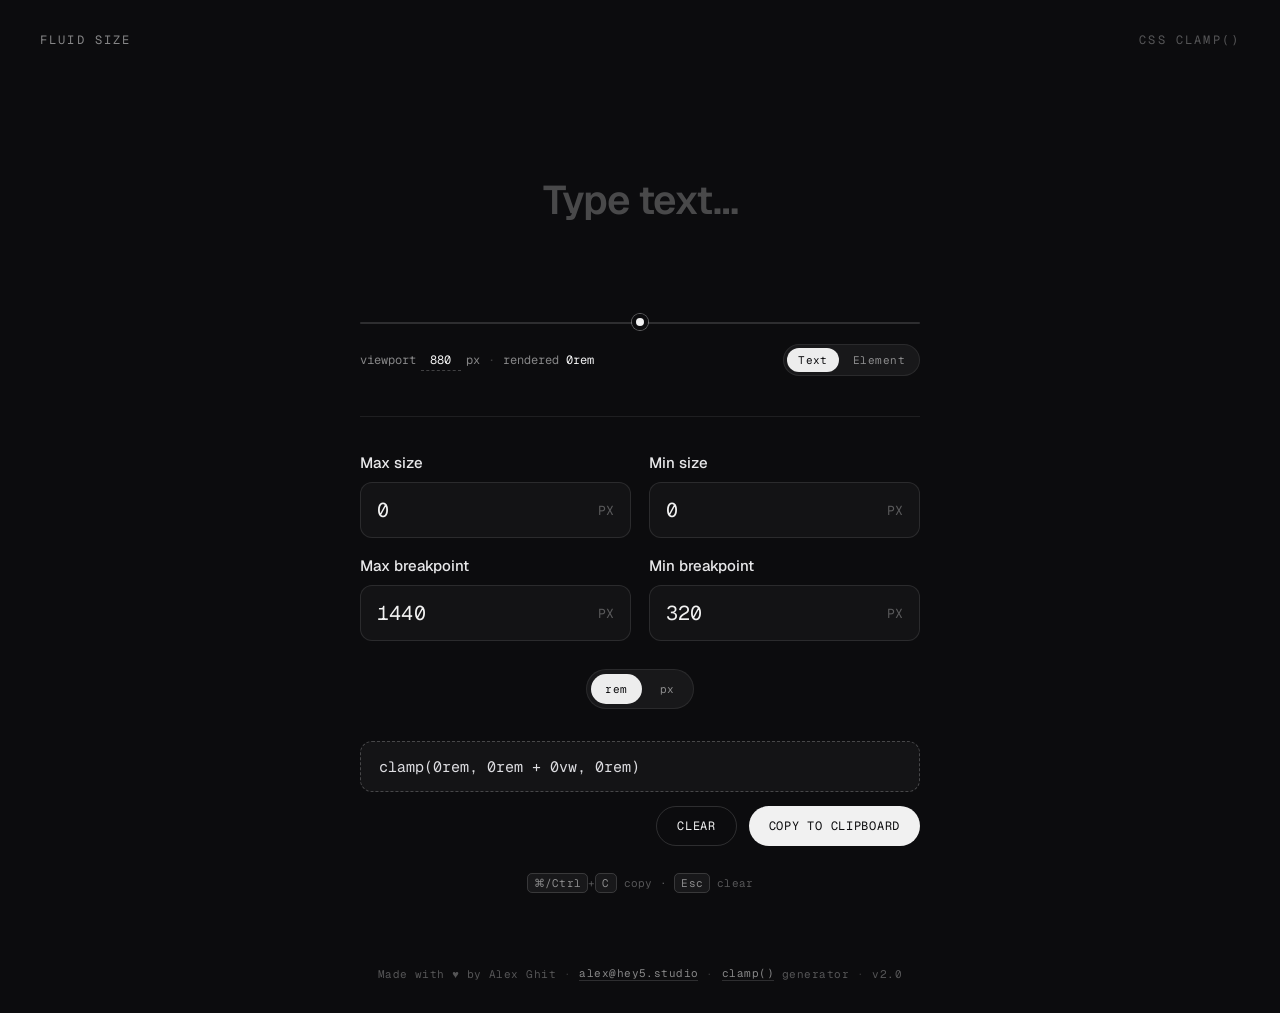
<file: index.html>
<!DOCTYPE html>
<html lang="en">
<head>
  <meta charset="utf-8">
  <meta name="viewport" content="width=device-width, initial-scale=1">
  <title>Fluid Size</title>
  <meta name="description" content="Generate fluid CSS clamp() values that scale any length between two viewports.">

  <meta property="og:title" content="Fluid Size — CSS clamp() generator">
  <meta property="og:description" content="Generate fluid CSS clamp() values that scale any length between two viewports.">
  <meta property="og:type" content="website">
  <meta name="twitter:card" content="summary">
  <meta name="theme-color" content="#0b0b0d">

  <link rel="icon" type="image/svg+xml" href="data:image/svg+xml,%3Csvg%20xmlns%3D%22http%3A%2F%2Fwww.w3.org%2F2000%2Fsvg%22%20viewBox%3D%220%200%20100%20100%22%3E%20%3Crect%20width%3D%22100%22%20height%3D%22100%22%20rx%3D%2222%22%20fill%3D%22%230b0b0d%22%2F%3E%20%3Cpath%20d%3D%22M22%2046%20C30%2062%2C%2040%2062%2C%2050%2052%20C60%2042%2C%2070%2042%2C%2078%2054%22%20fill%3D%22none%22%20stroke%3D%22%23f4f4f6%22%20stroke-width%3D%229%22%20stroke-linecap%3D%22round%22%2F%3E%20%3C%2Fsvg%3E">

  <link rel="preconnect" href="https://fonts.googleapis.com">
  <link rel="preconnect" href="https://fonts.gstatic.com" crossorigin>
  <link href="https://fonts.googleapis.com/css2?family=Geist:wght@400;500;600&family=Geist+Mono:wght@400;500&display=swap" rel="stylesheet">

  <style>
:root{
  /* surfaces */
  --bg:#0c0c0e;
  --surface:#141416;
  --surface-2:#1c1c1f;
  --line:rgba(255,255,255,.08);
  --line-strong:rgba(255,255,255,.14);
  --field-bg:#131315;

  /* ink */
  --ink:rgba(255,255,255,.94);
  --muted:rgba(255,255,255,.5);
  --faint:rgba(255,255,255,.3);
  --accent:rgba(255,255,255,.30);

  /* type */
  --sans:'Geist',-apple-system,BlinkMacSystemFont,sans-serif;
  --mono:'Geist Mono',ui-monospace,monospace;
  --serif:'Instrument Serif',Georgia,serif;

  /* motion */
  --ease:cubic-bezier(.22,1,.36,1);
  --t:200ms;

  --radius:14px;
}

*,*::before,*::after{margin:0;padding:0;box-sizing:border-box}
html{height:100%;-webkit-text-size-adjust:100%;text-size-adjust:100%}
body{
  min-height:100vh;
  min-height:100svh;
  background:var(--bg);
  color:var(--ink);
  font-family:var(--sans);
  -webkit-font-smoothing:antialiased;
  -webkit-tap-highlight-color:transparent;
}
::selection{background:var(--accent);color:var(--bg)}
button{touch-action:manipulation;-webkit-tap-highlight-color:transparent}

/* ---------- topbar ---------- */
.topbar{
  display:flex;
  justify-content:space-between;
  align-items:center;
  padding:32px 40px;
  font-family:var(--mono);
  font-size:12px;
  letter-spacing:.18em;
  text-transform:uppercase;
  color:var(--muted);
}
.wordmark{
  font:inherit;
  letter-spacing:inherit;
  text-transform:inherit;
  color:var(--muted);
  background:none;
  border:none;
  padding:0;
  cursor:pointer;
  transition:color var(--t);
}
.wordmark:hover{color:rgba(255,255,255,.85)}
.topbar-tag{color:var(--faint)}

/* ---------- primary button (white pill) ---------- */
.btn-primary{
  cursor:pointer;
  font-family:var(--mono);
  font-size:12px;
  letter-spacing:.06em;
  text-transform:uppercase;
  color:var(--bg);
  background:rgba(255,255,255,.94);
  border:none;
  border-radius:999px;
  padding:11px 20px;
  transition:opacity var(--t),transform 140ms var(--ease),background 140ms;
}
.btn-primary:hover{opacity:.85}
.btn-primary:active{transition:none;transform:scale(.94)}
.btn-primary:disabled{opacity:.35;pointer-events:none}

/* ---------- secondary button (outline pill) ---------- */
.btn-ghost{
  cursor:pointer;
  font-family:var(--mono);
  font-size:12px;
  letter-spacing:.06em;
  text-transform:uppercase;
  color:var(--ink);
  background:transparent;
  border:1px solid var(--line-strong);
  border-radius:999px;
  padding:11px 20px;
  transition:border-color var(--t),background var(--t),transform 140ms var(--ease);
}
.btn-ghost:hover{border-color:rgba(255,255,255,.4)}
.btn-ghost:active{transition:none;transform:scale(.94)}
.btn-ghost:disabled{opacity:.35;pointer-events:none}

/* ---------- segmented toggle ---------- */
.segs{
  display:inline-flex;
  gap:4px;
  background:rgba(255,255,255,.05);
  border:1px solid var(--line);
  border-radius:999px;
  padding:4px;
}
.segs button{
  cursor:pointer;
  font-family:var(--mono);
  font-size:11px;
  letter-spacing:.04em;
  white-space:nowrap;
  border:none;
  border-radius:999px;
  padding:8px 14px;
  background:transparent;
  color:var(--muted);
  transition:background 220ms,color 220ms,transform 140ms var(--ease);
}
.segs button:hover{color:rgba(255,255,255,.85)}
.segs button:active{transition:none;transform:scale(.94)}
.segs button[aria-pressed="true"]{background:rgba(255,255,255,.92);color:var(--bg)}

/* ---------- hint / kbd ---------- */
.hint{
  font-family:var(--mono);
  font-size:11px;
  letter-spacing:.06em;
  color:var(--faint);
}
.hint kbd{
  font-family:var(--mono);
  font-size:inherit;
  padding:2px 6px;
  border-radius:5px;
  border:1px solid var(--line-strong);
  background:rgba(255,255,255,.05);
  color:var(--muted);
}

/* ---------- footer ---------- */
.footer{
  flex-shrink:0;
  display:flex;
  flex-wrap:wrap;
  justify-content:center;
  align-items:center;
  gap:8px;
  padding:28px 24px 32px;
  font-family:var(--mono);
  font-size:11px;
  letter-spacing:.04em;
  color:var(--faint);
  text-align:center;
}
.footer a{
  color:var(--muted);
  text-decoration:none;
  border-bottom:1px solid var(--line-strong);
  transition:color var(--t),border-color var(--t);
}
.footer a:hover{color:rgba(255,255,255,.85);border-bottom-color:rgba(255,255,255,.4)}
.footer .dot{opacity:.5}

/* ---------- focus ---------- */
.btn-primary:focus-visible,
.btn-ghost:focus-visible,
.segs button:focus-visible,
.footer a:focus-visible{
  outline:2px solid var(--accent);
  outline-offset:2px;
}

@media (max-width:600px){
  .topbar{padding:24px 20px;font-size:11px}
  .footer{flex-direction:column;gap:14px;padding:24px 20px 30px;line-height:1.5}
  .footer .dot{display:none}
}

@media (prefers-reduced-motion:reduce){
  *{animation:none !important;transition-duration:.01ms !important}
}

.app{min-height:100vh;width:100%;display:flex;flex-direction:column}

/* Stage */
.stage{
  flex:1;
  display:flex;
  flex-direction:column;
  align-items:center;
  padding:12px 24px 48px;
}
.panel{width:100%;max-width:560px;display:flex;flex-direction:column}

/* Preview */
.segmented--sm{padding:3px;gap:3px}
.segmented--sm button{font-size:11px;padding:5px 11px}

.preview-stage{
  height:190px;
  margin-top:8px;
  display:flex;
  align-items:center;
  justify-content:center;
  overflow:hidden;
  position:relative;
}
.preview-stage.is-capped::after{
  content:"preview scaled to fit";
  position:absolute;
  bottom:6px;
  right:8px;
  font-family:var(--mono);
  font-size:10px;
  letter-spacing:.04em;
  color:var(--faint);
  pointer-events:none;
}
.preview-text{
  font-weight:600;
  color:var(--ink);
  line-height:.95;
  letter-spacing:-.02em;
  font-size:56px;
  outline:none;
  cursor:text;
  caret-color:rgba(255,255,255,.6);
  border-radius:10px;
  padding:0 6px;
  max-width:100%;
  white-space:nowrap;
  text-align:center;
}
.preview-text.is-placeholder-size{color:var(--faint)}
.preview-element.is-placeholder-size{opacity:.3}
.preview-text:empty::before{
  content:attr(data-placeholder);
  color:rgba(255,255,255,.25);
  font-size:40px;
}
.preview-element{
  background:#e9e9ec;
  border-radius:22%;
  width:56px;
  height:56px;
}

/* Slider */
.slider-block{margin-top:24px;display:flex;flex-direction:column;gap:12px}
.range{
  -webkit-appearance:none;
  appearance:none;
  background:transparent;
  cursor:pointer;
  height:18px;
  width:100%;
}
.range::-webkit-slider-runnable-track{height:2px;border-radius:999px;background:var(--line-strong)}
.range::-webkit-slider-thumb{
  -webkit-appearance:none;appearance:none;margin-top:-8px;
  width:16px;height:16px;border-radius:50%;
  background:rgba(255,255,255,.94);border:4px solid var(--bg);
  box-shadow:0 0 0 1px rgba(255,255,255,.35);
}
.range::-moz-range-track{height:2px;border-radius:999px;background:var(--line-strong)}
.range::-moz-range-thumb{
  width:12px;height:12px;border:4px solid var(--bg);
  border-radius:50%;background:rgba(255,255,255,.94);
  box-shadow:0 0 0 1px rgba(255,255,255,.35);
}
.range:focus-visible{outline:none}
.range:focus-visible::-webkit-slider-thumb{box-shadow:0 0 0 2px rgba(255,255,255,.7)}
.range:focus-visible::-moz-range-thumb{box-shadow:0 0 0 2px rgba(255,255,255,.7)}

.slider-labels{
  display:flex;
  align-items:center;
  justify-content:space-between;
  gap:12px;
  flex-wrap:wrap;
  font-family:var(--mono);
  font-size:12px;
  color:var(--muted);
}
.slider-meta{display:flex;align-items:center;gap:8px}
.slider-sep{opacity:.4}
.slider-labels .val{color:var(--ink)}

/* Editable viewport field — reads as text until hovered/focused */
.vp-field{display:inline-flex;align-items:center;gap:5px}
.vp-input{
  /* 4ch exactly fits "1440" with no room for padding/caret — size to the
     content box and add slack so 4-digit values never clip */
  box-sizing:content-box;
  width:4.5ch;
  background:transparent;
  border:none;
  border-bottom:1px dashed rgba(255,255,255,.22);
  outline:none;
  padding:2px 4px;
  color:var(--ink);
  font-family:var(--mono);
  font-size:12px;
  text-align:center;
  transition:border-color 160ms,background 160ms;
}
.vp-input:hover{border-bottom-color:rgba(255,255,255,.45)}
.vp-input:focus{
  border-bottom-color:rgba(255,255,255,.7);
  background:rgba(255,255,255,.04);
  border-radius:4px 4px 0 0;
}
.vp-unit{color:var(--muted)}
.vp-reset{
  cursor:pointer;
  display:inline-flex;
  align-items:center;
  justify-content:center;
  /* comfortable tap target — the glyph alone was far too small to hit */
  width:22px;
  height:22px;
  flex-shrink:0;
  background:none;
  border:none;
  padding:0;
  margin-left:2px;
  border-radius:6px;
  color:var(--muted);
  transition:color 160ms,background 160ms,transform 220ms var(--ease);
}
.vp-reset:hover{color:var(--ink);background:rgba(255,255,255,.07)}
.vp-reset svg{width:14px;height:14px;display:block}
.vp-reset:active{transform:rotate(-140deg)}
.vp-reset[hidden]{display:none}
.vp-reset:focus-visible{outline:2px solid var(--accent);outline-offset:2px}

.divider{height:1px;background:var(--line);margin:40px 0 36px}

/* Fields */
.field-grid{display:grid;grid-template-columns:1fr 1fr;gap:18px}
.field-grid--gap{margin-top:18px}
.field{display:flex;flex-direction:column;gap:10px}
.field-label{font-size:15px;font-weight:500;color:#e8e8ea}
.field-input{
  display:flex;
  align-items:center;
  gap:10px;
  background:var(--field-bg);
  border:1px solid rgba(255,255,255,.1);
  border-radius:12px;
  padding:14px 16px;
  transition:border-color 160ms;
}
.field-input:focus-within{border-color:rgba(255,255,255,.28)}
.num{
  -moz-appearance:textfield;
  appearance:textfield;
  background:transparent;
  border:none;
  outline:none;
  width:100%;
  color:var(--ink);
  font-family:var(--mono);
  font-size:20px;
  letter-spacing:.01em;
}
.num::placeholder{color:rgba(255,255,255,.25)}
.num::-webkit-outer-spin-button,
.num::-webkit-inner-spin-button{-webkit-appearance:none;margin:0}
.unit{font-family:var(--mono);font-size:13px;color:var(--faint)}

.unit-toggle{display:flex;justify-content:center;margin-top:28px}

/* Output */
.warn{
  margin-top:20px;
  font-family:var(--mono);
  font-size:12px;
  color:#ffb4a2;
  background:rgba(255,120,90,.08);
  border:1px solid rgba(255,120,90,.25);
  border-radius:10px;
  padding:10px 14px;
}
.warn[hidden]{display:none}
.warn a{color:inherit;text-decoration:underline}
.warn--soft{
  color:#ffd9a0;
  background:rgba(255,190,90,.08);
  border-color:rgba(255,190,90,.25);
  display:flex;
  align-items:flex-start;
  gap:10px;
  line-height:1.5;
}
.warn-text{flex:1}
.warn-dismiss{
  flex-shrink:0;
  cursor:pointer;
  background:none;
  border:none;
  color:inherit;
  opacity:.55;
  font-size:13px;
  line-height:1.5;
  padding:2px 4px;
}
.warn-dismiss:hover{opacity:1}

.output-row{margin-top:32px;display:flex;flex-direction:column;gap:14px}
.output-btns{display:flex;gap:12px;justify-content:flex-end}
.output{
  width:100%;
  background:var(--surface);
  border:1px dashed rgba(255,255,255,.22);
  border-radius:12px;
  padding:15px 18px;
  font-family:var(--mono);
  font-size:15px;
  color:#dcdce0;
  overflow-x:auto;
  white-space:nowrap;
}
.hint{margin-top:16px;text-align:center;letter-spacing:.02em}

/* copied state for the primary copy button */
.copy-btn.copied{
  background:transparent;
  color:#e8e8ea;
  box-shadow:inset 0 0 0 1px rgba(255,255,255,.3);
}

@media (max-width:480px){
  .stage{padding:8px 18px 40px}
  .field-grid{gap:14px}
  .field-label{font-size:14px}
  .output-btns{justify-content:stretch}
  .output-btns .btn-primary,
  .output-btns .btn-ghost{flex:1;text-align:center}
}
  </style>
</head>
<body>
  <div class="app">

    <header class="topbar">
      <button class="wordmark" id="wordmark" type="button">Fluid Size</button>
      <span class="topbar-tag">css clamp()</span>
    </header>

    <main class="stage">
      <div class="panel">

        <div class="preview-stage">
          <span class="preview-text" id="previewText" contenteditable="true" spellcheck="false" role="textbox" aria-label="Preview text — click to edit" data-placeholder="Type text…"></span>
          <div class="preview-element" id="previewElement" hidden></div>
        </div>

        <div class="slider-block">
          <input type="range" class="range" id="viewportSlider" min="320" max="1440" step="1" value="880" aria-label="Preview viewport width">
          <div class="slider-labels">
            <span class="slider-meta">
              <span class="vp-field">viewport
                <input class="vp-input" id="viewportInput" type="text" value="880"
                       inputmode="text" autocomplete="off" autocapitalize="off"
                       spellcheck="false" aria-label="Viewport width — sets your default">
                <span class="vp-unit">px</span>
                <button type="button" class="vp-reset" id="viewportReset"
                        aria-label="Back to your default viewport" title="Back to your default" hidden>
                  <svg viewBox="0 0 24 24" fill="none" stroke="currentColor" stroke-width="2.2"
                       stroke-linecap="round" stroke-linejoin="round" aria-hidden="true" focusable="false">
                    <path d="M3 12a9 9 0 1 0 3-6.7L3 8"/>
                    <path d="M3 3v5h5"/>
                  </svg>
                </button>
              </span>
              <span class="slider-sep">·</span>
              <span>rendered <span class="val" id="renderedLabel">—</span></span>
            </span>
            <div class="segs segmented--sm" role="group" aria-label="Preview mode">
              <button type="button" class="seg" data-mode="text" aria-pressed="true">Text</button>
              <button type="button" class="seg" data-mode="element" aria-pressed="false">Element</button>
            </div>
          </div>
        </div>

        <div class="divider"></div>

        <div class="field-grid">
          <label class="field">
            <span class="field-label">Max size</span>
            <span class="field-input">
              <input class="num" type="text" id="maxSize" value="0" placeholder="0" inputmode="text" autocomplete="off" autocapitalize="off" spellcheck="false">
              <span class="unit">PX</span>
            </span>
          </label>
          <label class="field">
            <span class="field-label">Min size</span>
            <span class="field-input">
              <input class="num" type="text" id="minSize" value="0" placeholder="0" inputmode="text" autocomplete="off" autocapitalize="off" spellcheck="false">
              <span class="unit">PX</span>
            </span>
          </label>
        </div>

        <div class="field-grid field-grid--gap">
          <label class="field">
            <span class="field-label">Max breakpoint</span>
            <span class="field-input">
              <input class="num" type="text" id="maxBp" value="1440" placeholder="0" inputmode="text" autocomplete="off" autocapitalize="off" spellcheck="false">
              <span class="unit">PX</span>
            </span>
          </label>
          <label class="field">
            <span class="field-label">Min breakpoint</span>
            <span class="field-input">
              <input class="num" type="text" id="minBp" value="320" placeholder="0" inputmode="text" autocomplete="off" autocapitalize="off" spellcheck="false">
              <span class="unit">PX</span>
            </span>
          </label>
        </div>

        <div class="unit-toggle">
          <div class="segs" role="group" aria-label="Output unit">
            <button type="button" class="seg" data-unit="rem" aria-pressed="true">rem</button>
            <button type="button" class="seg" data-unit="px" aria-pressed="false">px</button>
          </div>
        </div>

        <p class="warn" id="warn" role="alert" hidden></p>

        <div class="output-row">
          <code class="output" id="output">clamp(...)</code>
          <div class="output-btns">
            <button type="button" class="btn-ghost" id="clearBtn">Clear</button>
            <button type="button" class="btn-primary copy-btn" id="copyBtn">Copy to Clipboard</button>
          </div>
          <p class="hint"><kbd>⌘/Ctrl</kbd>+<kbd>C</kbd> copy · <kbd>Esc</kbd> clear</p>
        </div>

      </div>
    </main>

    <footer class="footer">
      <span>Made with <span class="footer-heart">♥</span> by Alex Ghit</span>
      <span class="dot">·</span>
      <a class="footer-link" href="mailto:alex@hey5.studio">alex@hey5.studio</a>
      <span class="dot">·</span>
      <a class="footer-link" href="https://developer.mozilla.org/en-US/docs/Web/CSS/clamp" target="_blank" rel="noopener">clamp()</a>
      <span>generator</span>
      <span class="dot">·</span>
      <span class="footer-ver">v2.0</span>
    </footer>

  </div>

  <script>
(() => {
  "use strict";

  const ROOT_FONT_SIZE = 16;

  const DEFAULTS = {
    minSize: 0, maxSize: 0,
    minBp: 320, maxBp: 1440,
    unit: "rem", previewVw: 880, defaultVw: 880, mode: "text",
  };

  const state = {
    minSize: 0, maxSize: 0,
    minBp: 320, maxBp: 1440,
    unit: "rem",
    previewVw: 880,
    // the viewport the user typed — what the reset icon returns to. Distinct
    // from previewVw, which the slider moves freely.
    defaultVw: 880,
    mode: "text",
    copied: false,
  };

  const el = {
    previewText: document.getElementById("previewText"),
    previewElement: document.getElementById("previewElement"),
    previewStage: document.querySelector(".preview-stage"),
    slider: document.getElementById("viewportSlider"),
    viewportInput: document.getElementById("viewportInput"),
    viewportReset: document.getElementById("viewportReset"),
    renderedLabel: document.getElementById("renderedLabel"),
    minSize: document.getElementById("minSize"),
    maxSize: document.getElementById("maxSize"),
    minBp: document.getElementById("minBp"),
    maxBp: document.getElementById("maxBp"),
    output: document.getElementById("output"),
    copyBtn: document.getElementById("copyBtn"),
    clearBtn: document.getElementById("clearBtn"),
    warn: document.getElementById("warn"),
    wordmark: document.getElementById("wordmark"),
    modeButtons: document.querySelectorAll(".seg[data-mode]"),
    unitButtons: document.querySelectorAll(".seg[data-unit]"),
  };

  let copyTimer = null;
  let tipDismissed = false;

  const num = (v) => { const n = parseFloat(v); return isNaN(n) ? 0 : n; };
  const fmt = (n) => (!isFinite(n) ? "0" : parseFloat(n.toFixed(3)).toString());

  // Treat x / X / × as multiplication. Only meaningful between two operands,
  // so a bare "x" or a trailing "12x" stays invalid rather than silently
  // becoming something else.
  const normalizeOps = (s) => String(s).replace(/[x×X]/g, "*");

  // Safe arithmetic: evaluates + - * / ( ) and decimals only.
  // Also accepts x and × as multiplication — common in many locales.
  // Returns a number, or null if the expression isn't valid.
  function evalExpr(input) {
    const src = normalizeOps(String(input).trim());
    if (src === "") return null;
    if (!/^[0-9+\-*/().\s]+$/.test(src)) return null;
    let i = 0;
    const peek = () => src[i];
    const skip = () => { while (/\s/.test(src[i])) i++; };
    function parseExpr() {
      let v = parseTerm();
      skip();
      while (peek() === "+" || peek() === "-") {
        const op = src[i++];
        const t = parseTerm();
        v = op === "+" ? v + t : v - t;
        skip();
      }
      return v;
    }
    function parseTerm() {
      let v = parseFactor();
      skip();
      while (peek() === "*" || peek() === "/") {
        const op = src[i++];
        const f = parseFactor();
        v = op === "*" ? v * f : v / f;
        skip();
      }
      return v;
    }
    function parseFactor() {
      skip();
      if (peek() === "+") { i++; return parseFactor(); }
      if (peek() === "-") { i++; return -parseFactor(); }
      if (peek() === "(") {
        i++;
        const v = parseExpr();
        skip();
        if (peek() !== ")") throw new Error("unbalanced");
        i++;
        return v;
      }
      const m = /^[0-9]*\.?[0-9]+/.exec(src.slice(i));
      if (!m) throw new Error("expected number");
      i += m[0].length;
      return parseFloat(m[0]);
    }
    try {
      const result = parseExpr();
      skip();
      if (i !== src.length) return null;
      return isFinite(result) ? result : null;
    } catch (e) {
      return null;
    }
  }

  function geom() {
    const { minSize, maxSize, minBp, maxBp } = state;
    const span = (maxBp - minBp) || 1;
    const slopePx = (maxSize - minSize) / span;
    const slopeVw = slopePx * 100;
    const interceptPx = minSize - slopePx * minBp;
    const lo = Math.min(minSize, maxSize);
    const hi = Math.max(minSize, maxSize);
    const sizeAt = (vw) => Math.max(lo, Math.min(hi, interceptPx + slopePx * vw));
    return { slopeVw, interceptPx, sizeAt };
  }

  // Returns a warning {html} if the inputs won't produce a sane clamp, else null.
  function problem() {
    const { minSize, maxSize, minBp, maxBp } = state;
    if (minBp === maxBp) return { text: "Min and max breakpoint can't be equal." };
    if (minBp > maxBp) return { text: "Min breakpoint is larger than max breakpoint." };
    if (minSize === maxSize && minSize !== 0) return { text: "Min and max size are equal — this won't scale." };
    if (!tipDismissed && minSize > 0 && maxSize > 0 && maxSize < minSize * 2) {
      return { html: 'For text, keep max ≥ 2× min so users can still zoom to 200%. <a href="https://www.w3.org/WAI/WCAG22/Understanding/resize-text.html" target="_blank" rel="noopener">WCAG 1.4.4</a>', soft: true };
    }
    return null;
  }

  function buildClamp() {
    const { slopeVw, interceptPx } = geom();
    const { minSize, maxSize, unit } = state;
    const lo = Math.min(minSize, maxSize), hi = Math.max(minSize, maxSize);
    const vwStr = (slopeVw >= 0 ? "+ " : "- ") + fmt(Math.abs(slopeVw)) + "vw";
    if (unit === "px") {
      return `clamp(${fmt(lo)}px, ${fmt(interceptPx)}px ${vwStr}, ${fmt(hi)}px)`;
    }
    const r = ROOT_FONT_SIZE;
    return `clamp(${fmt(lo / r)}rem, ${fmt(interceptPx / r)}rem ${vwStr}, ${fmt(hi / r)}rem)`;
  }

  function render() {
    const { minBp, maxBp, unit, mode } = state;
    const lo = Math.min(minBp, maxBp), hi = Math.max(minBp, maxBp);
    const previewVw = Math.max(lo, Math.min(hi, state.previewVw));
    state.previewVw = previewVw;

    const sizePx = geom().sizeAt(previewVw);
    // When no real size is set yet, still show the preview at a readable
    // default so typed text/element never disappears. The clamp output
    // always uses the true values.
    const displayPx = sizePx > 0 ? sizePx : 48;

    // preview mode
    const isText = mode === "text";
    el.previewText.hidden = !isText;
    el.previewElement.hidden = isText;

    if (isText) {
      const empty = el.previewText.textContent.trim() === "";
      if (empty) {
        el.previewText.style.fontSize = "";  // let placeholder use its own size
        el.previewStage.classList.remove("is-capped");
      } else {
        // Measure text at the true size once, then scale down by a ratio so
        // it always fits — no iterative loop, so no jitter while sliding.
        const stage = el.previewStage;
        const maxW = (stage.clientWidth || 400) - 24;
        const maxH = (stage.clientHeight || 190) - 24;
        el.previewText.style.fontSize = displayPx + "px";
        const w = el.previewText.scrollWidth;
        const h = el.previewText.scrollHeight;
        const ratio = Math.min(1, maxW / (w || 1), maxH / (h || 1));
        const shown = displayPx * ratio;
        el.previewText.style.fontSize = fmt(shown) + "px";
        el.previewStage.classList.toggle("is-capped", ratio < 0.999);
      }
      el.previewText.classList.toggle("is-placeholder-size", sizePx <= 0);
    } else {
      const stage = el.previewStage;
      const cap = Math.min((stage.clientWidth || 400) - 24, (stage.clientHeight || 190) - 24);
      const shown = Math.min(displayPx, cap);
      el.previewElement.style.width = fmt(shown) + "px";
      el.previewElement.style.height = fmt(shown) + "px";
      el.previewElement.classList.toggle("is-placeholder-size", sizePx <= 0);
      el.previewStage.classList.toggle("is-capped", shown < displayPx - 0.5);
    }

    // slider
    el.slider.min = lo;
    el.slider.max = hi;
    if (num(el.slider.value) !== previewVw) el.slider.value = previewVw;
    // don't fight the user while they're typing in the field
    if (document.activeElement !== el.viewportInput) {
      el.viewportInput.value = Math.round(previewVw);
    }
    // reset icon only earns its place once the preview moved off their default
    el.viewportReset.hidden = Math.round(previewVw) === Math.round(state.defaultVw);
    el.renderedLabel.textContent = unit === "px"
      ? fmt(sizePx) + "px"
      : fmt(sizePx / ROOT_FONT_SIZE) + "rem";

    // toggles
    el.modeButtons.forEach((b) =>
      b.setAttribute("aria-pressed", String(b.dataset.mode === mode)));
    el.unitButtons.forEach((b) =>
      b.setAttribute("aria-pressed", String(b.dataset.unit === unit)));

    // warning
    const msg = problem();
    el.warn.hidden = !msg;
    if (msg) {
      el.warn.classList.toggle("warn--soft", !!msg.soft);
      if (msg.soft) {
        el.warn.innerHTML =
          '<span class="warn-text">' + msg.html + '</span>' +
          '<button type="button" class="warn-dismiss" aria-label="Dismiss tip">✕</button>';
        el.warn.querySelector(".warn-dismiss")
          .addEventListener("click", () => { tipDismissed = true; render(); });
      } else if (msg.html) {
        el.warn.innerHTML = msg.html;
      } else {
        el.warn.textContent = msg.text;
      }
    }

    // output
    el.output.textContent = buildClamp();
  }

  function copy() {
    const text = buildClamp();
    const done = () => {
      state.copied = true;
      el.copyBtn.classList.add("copied");
      el.copyBtn.textContent = "Copied ✓";
      clearTimeout(copyTimer);
      copyTimer = setTimeout(() => {
        state.copied = false;
        el.copyBtn.classList.remove("copied");
        el.copyBtn.textContent = "Copy to Clipboard";
      }, 1600);
    };
    const fallback = () => {
      const ta = document.createElement("textarea");
      ta.value = text; ta.style.position = "fixed"; ta.style.opacity = "0";
      document.body.appendChild(ta); ta.select();
      try { document.execCommand("copy"); } catch (e) {}
      document.body.removeChild(ta);
    };
    if (navigator.clipboard && window.isSecureContext) {
      navigator.clipboard.writeText(text).then(done, () => { fallback(); done(); });
    } else { fallback(); done(); }
  }

  function reset() {
    Object.assign(state, DEFAULTS);
    el.minSize.value = DEFAULTS.minSize; el.maxSize.value = DEFAULTS.maxSize;
    el.minBp.value = DEFAULTS.minBp; el.maxBp.value = DEFAULTS.maxBp;
    el.viewportInput.value = DEFAULTS.previewVw;
    el.previewText.textContent = "";
    render();
  }

  // Events

  // Each numeric field supports arithmetic like "18*1.5" or "1440-80".
  // Live typing updates the preview from the evaluated value; pressing
  // Enter or leaving the field replaces the text with the result.
  function bindField(input, key) {
    input.addEventListener("input", () => {
      // allow only digits and math characters (x/× accepted as multiply)
      const cleaned = input.value.replace(/[^0-9+\-*/(). x×X]/g, "");
      if (cleaned !== input.value) input.value = cleaned;
      const v = evalExpr(input.value);
      state[key] = v === null ? num(input.value) : v;
      render();
    });
    const commit = () => {
      const v = evalExpr(input.value);
      // invalid or empty → fall back to 0; never negative
      let val = v === null ? 0 : v;
      if (val < 0) val = 0;
      input.value = fmt(val);
      state[key] = val;
      render();
    };
    input.addEventListener("change", commit);
    input.addEventListener("blur", commit);
    input.addEventListener("keydown", (e) => {
      if (e.key === "Enter") { e.preventDefault(); commit(); input.blur(); }
      if (e.key === "ArrowUp" || e.key === "ArrowDown") {
        e.preventDefault();
        const step = e.shiftKey ? 10 : 1;
        const cur = evalExpr(input.value);
        const base = cur === null ? 0 : cur;
        const next = Math.max(0, base + (e.key === "ArrowUp" ? step : -step));
        input.value = fmt(next);
        state[key] = next;
        render();
      }
    });
  }

  bindField(el.maxSize, "maxSize");
  bindField(el.minSize, "minSize");
  bindField(el.maxBp, "maxBp");
  bindField(el.minBp, "minBp");

  el.slider.addEventListener("input", (e) => { state.previewVw = num(e.target.value); render(); });

  // Viewport field — accepts arithmetic like the other inputs. Committing a
  // value (Enter/blur) makes it the user's default, so the reset icon comes
  // back here.
  el.viewportInput.addEventListener("input", () => {
    const cleaned = el.viewportInput.value.replace(/[^0-9+\-*/(). x×X]/g, "");
    if (cleaned !== el.viewportInput.value) el.viewportInput.value = cleaned;
    const v = evalExpr(el.viewportInput.value);
    if (v !== null) { state.previewVw = v; render(); }
  });
  const commitViewport = () => {
    const v = evalExpr(el.viewportInput.value);
    const lo = Math.min(state.minBp, state.maxBp);
    const hi = Math.max(state.minBp, state.maxBp);
    // invalid → fall back to the existing default rather than 0, which
    // would be a nonsense viewport
    let val = v === null ? state.defaultVw : v;
    val = Math.max(lo, Math.min(hi, val));
    state.previewVw = val;
    state.defaultVw = val;
    el.viewportInput.value = Math.round(val);
    render();
  };
  el.viewportInput.addEventListener("change", commitViewport);
  el.viewportInput.addEventListener("blur", commitViewport);
  el.viewportInput.addEventListener("keydown", (e) => {
    e.stopPropagation();
    if (e.key === "Enter") { e.preventDefault(); commitViewport(); el.viewportInput.blur(); }
    if (e.key === "ArrowUp" || e.key === "ArrowDown") {
      e.preventDefault();
      const step = e.shiftKey ? 10 : 1;
      const cur = evalExpr(el.viewportInput.value);
      const base = cur === null ? state.previewVw : cur;
      const lo = Math.min(state.minBp, state.maxBp);
      const hi = Math.max(state.minBp, state.maxBp);
      const next = Math.max(lo, Math.min(hi, base + (e.key === "ArrowUp" ? step : -step)));
      el.viewportInput.value = Math.round(next);
      state.previewVw = next;
      render();
    }
  });

  el.viewportReset.addEventListener("click", () => {
    state.previewVw = state.defaultVw;
    el.viewportInput.value = Math.round(state.defaultVw);
    render();
  });

  el.modeButtons.forEach((b) =>
    b.addEventListener("click", () => { state.mode = b.dataset.mode; render(); }));
  el.unitButtons.forEach((b) =>
    b.addEventListener("click", () => { state.unit = b.dataset.unit; render(); }));

  el.copyBtn.addEventListener("click", copy);
  el.clearBtn.addEventListener("click", reset);
  el.wordmark.addEventListener("click", reset);

  // Editable preview text
  el.previewText.addEventListener("keydown", (e) => {
    if (e.key === "Enter") { e.preventDefault(); el.previewText.blur(); }
    e.stopPropagation();
  });
  el.previewText.addEventListener("input", () => {
    const t = el.previewText.textContent;
    if (t.length > 12) {
      el.previewText.textContent = t.slice(0, 12);
      // move caret to end after truncating
      const r = document.createRange();
      r.selectNodeContents(el.previewText);
      r.collapse(false);
      const s = window.getSelection();
      s.removeAllRanges(); s.addRange(r);
    }
    render();
  });
  el.previewText.addEventListener("blur", () => {
    // leave empty so the placeholder shows
  });

  window.addEventListener("keydown", (e) => {
    const editing = document.activeElement === el.previewText;
    const key = (e.key || "").toLowerCase();
    if ((e.metaKey || e.ctrlKey) && key === "c") {
      if (editing) return;
      const sel = (window.getSelection && window.getSelection().toString()) || "";
      if (sel.trim() !== "") return;
      e.preventDefault();
      copy();
    } else if (key === "escape") {
      if (editing) { el.previewText.blur(); return; }
      reset();
    }
  });

  window.addEventListener("resize", render);

  render();
  requestAnimationFrame(render); // re-fit once stage has real dimensions
})();
  </script>
</body>
</html>
</file>
